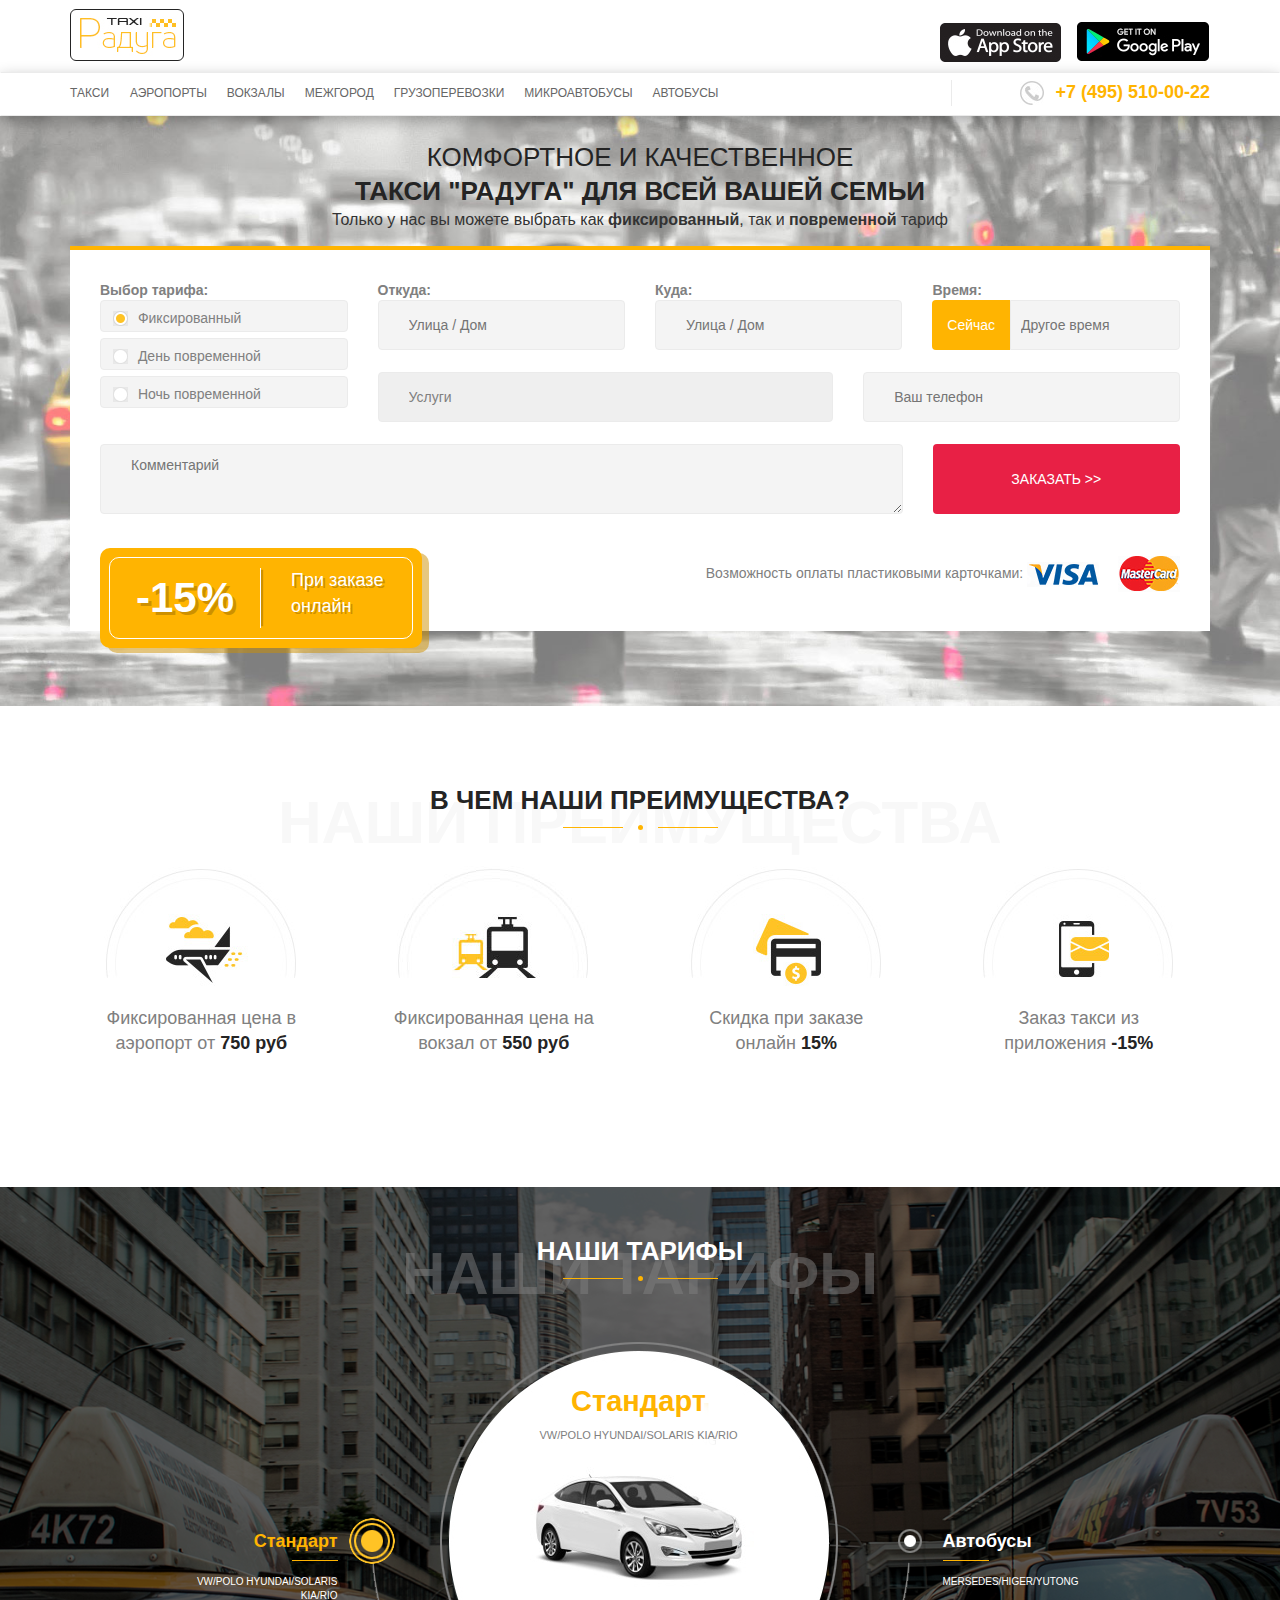
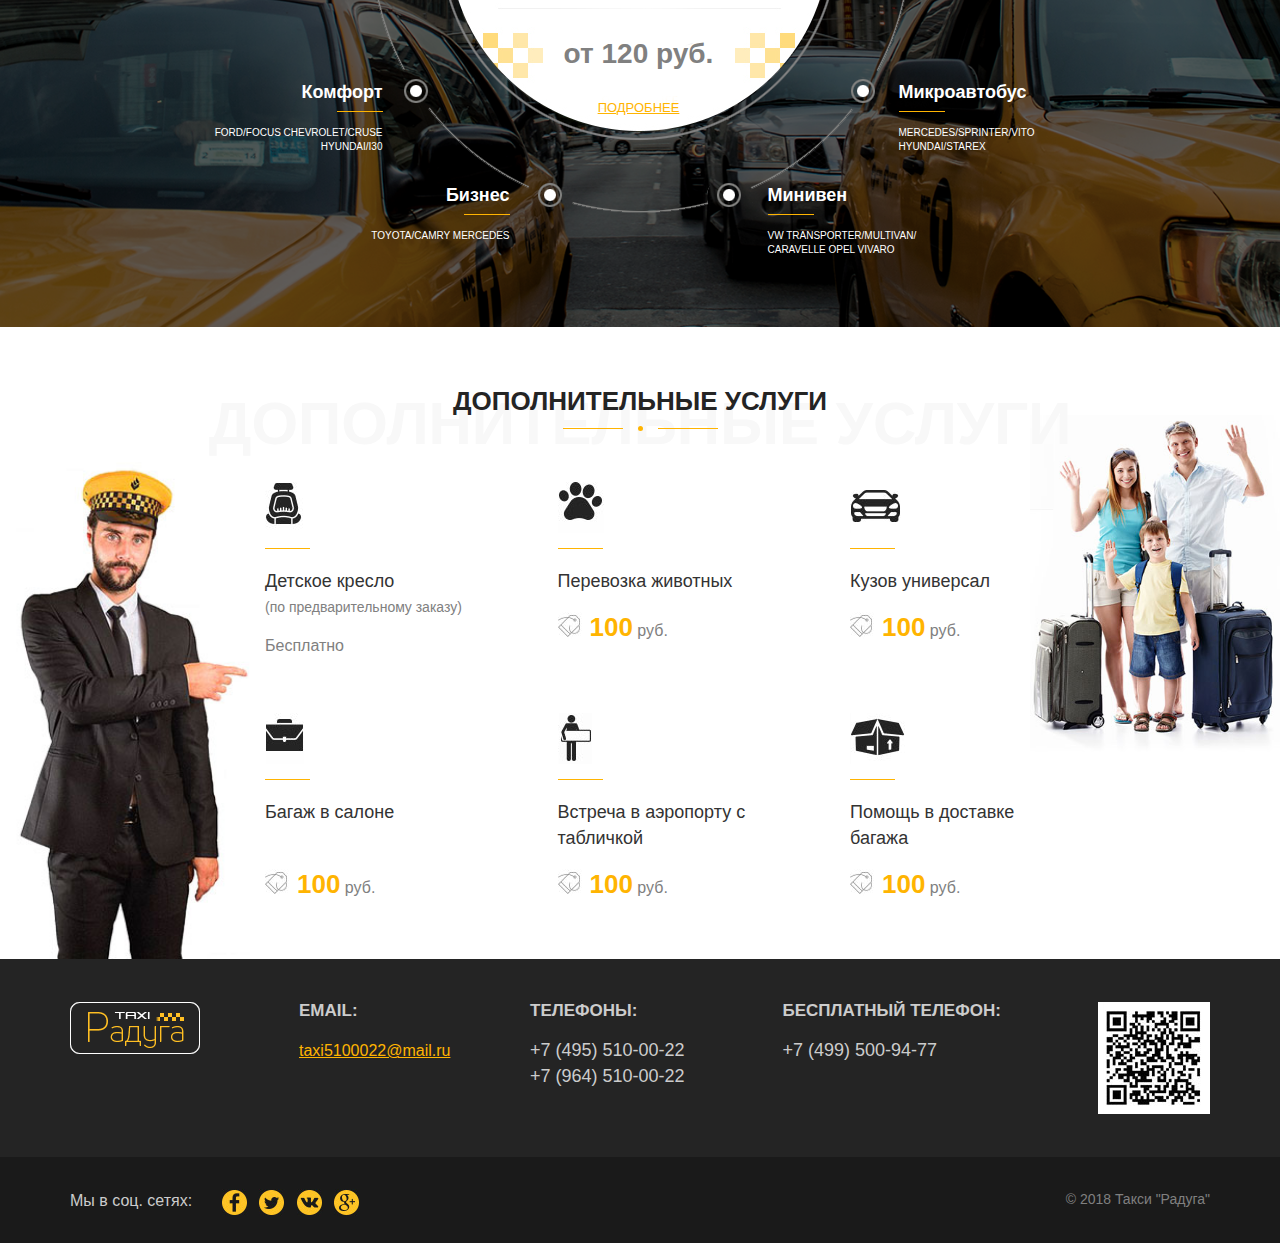
<file: index.html>
<!DOCTYPE html>
<html lang="ru">
  <head>
	  <!-- Google Tag Manager -->
<script>(function(w,d,s,l,i){w[l]=w[l]||[];w[l].push({'gtm.start':
new Date().getTime(),event:'gtm.js'});var f=d.getElementsByTagName(s)[0],
j=d.createElement(s),dl=l!='dataLayer'?'&l='+l:'';j.async=true;j.src=
'https://www.googletagmanager.com/gtm.js?id='+i+dl;f.parentNode.insertBefore(j,f);
})(window,document,'script','dataLayer','GTM-W4LCBGX');</script>
<!-- End Google Tag Manager -->
    <meta charset="utf-8">
    <meta name="viewport" content="width=device-width, initial-scale=1">
    <title>Такси Радуга</title>
	<meta name="description" content="Такси в Москве по самым низким ценам">
	<link href="favicon.png" rel="shortcut icon" type="image/x-icon">
	<link href="project/css/bootstrap.css" rel="stylesheet">
	<link rel="stylesheet" href="https://use.fontawesome.com/releases/v5.0.13/css/all.css" integrity="sha384-DNOHZ68U8hZfKXOrtjWvjxusGo9WQnrNx2sqG0tfsghAvtVlRW3tvkXWZh58N9jp" crossorigin="anonymous">
	<link href="project/style.css" rel="stylesheet">
  </head>
  <body>
	  <!-- Google Tag Manager (noscript) -->
<noscript><iframe src="https://www.googletagmanager.com/ns.html?id=GTM-W4LCBGX"
height="0" width="0" style="display:none;visibility:hidden"></iframe></noscript>
<!-- End Google Tag Manager (noscript) -->
	<div>
		<div class="head">
			<div class="container center pad_bot10">
				<div class="row">
					<div class="col-xs-3 col-sm-2 col-md-2">
						<a href="index.html"><img class="logo" src="project/images/logo1.png" alt='Логотип такси "Радуга"' title='Логотип такси "Радуга"'></a>
					</div>
					<div class="col-xs-7 col-sm-4 hidden-md hidden-lg tel-xs">
						<p class="tel_head"><span class="img_telmenu"></span><a href="tel:74955100022" title="Позвонить">+7 (495) 510-00-22</a></p>
					</div>
					<div class="hidden-xs col-sm-6 col-md-4 col-md-offset-6 col-lg-4 col-lg-offset-6">
						<div class="app-google">
							<a href="https://www.apple.com/ios/app-store/" title="Скачать приложение на App Store" target="_blank"><img src="project/images/icon_apple.png" alt="App Store" title="App Store"></a>
							<a href="https://play.google.com/store/apps" title="Скачать приложение в GooglePlay"><img src="project/images/icon_google.png" alt="GooglePlay" title="GooglePlay" target="_blank"></a>
						</div>
					</div>
					<div class="navbar-default">
						<button type="button" class="navbar-toggle" data-toggle="collapse" data-target="#menu">
							<span class="icon-bar"></span>
							<span class="icon-bar"></span>
							<span class="icon-bar"></span>
						</button>
					</div>
				</div>
			</div>
			<div class="navbar navbar-default menu-tel">
				<div class="container center">
					<div class="row menu-row">
						<div class="col-md-9 col-lg-9">
							<div class="collapse navbar-collapse" id="menu">
								<ul class="nav navbar-nav">
									<li><a href="project/page.html" class="first-li">Такси</a></li>
									<li><a href="project/page.html">Аэропорты</a></li>
									<li><a href="project/page.html">Вокзалы</a></li>
									<li><a href="project/page.html">Межгород</a></li>
									<li><a href="project/page.html">Грузоперевозки</a></li>
									<li><a href="project/page.html">Микроавтобусы</a></li>
									<li><a href="project/page.html">Автобусы</a></li>
								</ul>
							</div>
						</div>
						<div class="hidden-xs hidden-sm col-md-3">							
							<p class="tel_menu"><span class="img_telmenu"></span><a href="tel:74955100022">+7 (495) 510-00-22</a></p>
						</div>
					</div>
				</div>
			</div>					
		</div>		
		<div class="bg-form">
			<div class="container">
				<h1><span>Комфортное и качественное</span><br>
				такси "Радуга" для всей вашей семьи
				</h1>
				<p class="only">Только у нас вы можете выбрать как <span>фиксированный</span>, так и <span>повременной</span> тариф</p>
				<form class="form" action="" method="">
					<div class="row" >
						<div class="col-xs-12 col-sm-8 col-md-3 tariff">
							<p class="head_input">Выбор тарифа:</p>
							<div class="bg-radio">
								<input type="radio" name="tariff" class="radio-box" id="box1" checked>
								<label class="box-label" for="box1">Фиксированный </label><br>
							</div>
							<div class="bg-radio">
								<input type="radio" name="tariff" class="radio-box" id="box2">
								<label class="box-label" for="box2">День повременной</label><br>
							</div>
							<div class="bg-radio">
								<input type="radio" name="tariff" class="radio-box" id="box3">
								<label class="box-label" for="box3">Ночь повременной</label>
							</div>
						</div>
						<div class="col-xs-12 col-sm-12 col-md-9">
							<div class="row">
								<div class="col-xs-12 col-sm-6 col-md-4">
									<p class="head_input">Откуда:</p>
									<p class="address-wrap"><input type="text" checked name="adress_from" class="address" placeholder="Улица / Дом"></p>
								</div>
								<div class="col-xs-12 col-sm-6 col-md-4">
									<p class="head_input">Куда:</p>
									<p class="address-wrap"><input type="text"  name="address_to" class="address"  placeholder="Улица / Дом"></p>
								</div>
								<div class="col-xs-10 col-sm-6 col-md-4">
									<p class="head_input">Время:</p>
									<div class="row">
										<div class="col-xs-4 col-sm-4 col-md-4 now">
										<button class="button_now" name="now">Сейчас</button>
										</div>
										<div class="col-xs-8 col-sm-8 col-md-8 col-lg-8 later">
										<input class="button_later" type="text" checked name="later" placeholder="Другое время">
										</div>
									</div>
								</div>
							</div>
							<div class="row">
								<div class="col-xs=12 col-sm-12 col-md-7">
									<p class="service-wrap">
									<select class="service">
										<option>Услуги</option>
										<option>Такси стандарт</option>
										<option>Такси комфорт</option>
										<option>Такси бизнес</option>
										<option>Микроавтобус</option>
										<option>Автобус</option>
									</select>	
									</p>									
								</div>
								<div class="col-xs-12 col-sm-6 col-md-5">
									<p class="tel-wrap"><input type="tel" class="your_tel" name="telephone" placeholder="Ваш телефон"></p>
								</div>
							</div>
						</div>
					</div>
					<div class="row">
						<div class="col-xs-12 col-sm-12 col-md-9">
							<textarea class="comment" name="сomment" placeholder="Комментарий"></textarea>
						</div>
						<div class="col-xs-8 col-sm-4 col-md-3">
							<input id="submit" type="submit" class="button_order" name="submit" value="Заказать >>">
						</div>
					</div>
					<div class="row">
						<div class="col-xs-6 col-sm-5 col-md-5">
						
							<div class="discount">
								<div class="row discount-row">
								<div class="col-xs-6 discount-left">-15%</div>
								<div class="col-xs-6 discount-right">При заказе онлайн</div>
								</div>
							</div>
						</div>
						<div class="col-xs-12 col-sm-7 col-md-7 col-lg-6 col-lg-offset-1 cards">
							Возможность оплаты пластиковыми карточками:
							<img src="project/images/visa.png" alt="viza">
							<img src="project/images/master_card.png" alt="MasterCard">
						</div>
					</div>
				</form>
			</div>
		</div>
<!--------------     В ЧЕМ НАШИ ПРЕИМУЩЕСТВА   --------------------->
		<div class="container advantages">
			<h3 class="heading_dark">В чем наши преимущества?</h3>
			<div class="line">
				<div class="lines-circle"></div>
			</div>
			<p class="bg-heading">Наши преимущества</p>
			<div class="row adv-content">
				<div class="col-xs-12 col-sm-6 col-md-3">
					<div class="airport">
					<p class="img-advantage img-airport"></p>
					<p>Фиксированная цена в<br>аэропорт от <span>750 руб</span></p>
					</div>
				</div>
				<div class="col-xs-12 col-sm-6 col-md-3">
					<div class="station">
					<div class="img-advantage img-station"></div>
					<p>Фиксированная цена на<br>вокзал от <span>550 руб</span></p>
					</div>
				</div>
				<div class="col-xs-12 col-sm-6 col-md-3">
					<div class="adv-discount">
					<div class="img-advantage img-discount"></div>
					<p>Скидка при заказе<br>онлайн <span>15%</span></p>
					</div>
				</div>
				<div class="col-xs-12 col-sm-6 col-md-3">
					<div class="mobile">
						<div class="img-advantage img-mobile"></div>
						<p>Заказ такси из<br>приложения <span>-15%</span></p>
					</div>
				</div>
			</div>
		</div>
<!--------------  /   В ЧЕМ НАШИ ПРЕИМУЩЕСТВА   --------------------->

<!--------------  НАШИ ТАРИФЫ   --------------------->
		<div class="bg-tariffs">
			<div class="container">
				<h3 class="heading_dark">Наши тарифы</h3>
				<div class="line">
					<div class="lines-circle"></div>
				</div>
				<p class="bg-heading">Наши тарифы</p>			
				<div class="transports clearfix">
					<div class="clearfix">
						<div class="button-standart button clearfix">
							<div class="standart-img transport-img">
								<img class="checked" src="project/images/checked.png">
							</div>
							<div class="standart-text transport-text active">
								<p class="type">Стандарт</p>
								<hr>
								<p class="brands">VW/POLO HYUNDAI/SOLARIS<br>KIA/RIO</p>
							</div>
						</div>
						<div class="tariffs-inner clearfix active">
							<p class="type_transport">Стандарт</p>
							<p class="car_brand">VW/POLO HYUNDAI/SOLARIS KIA/RIO</p>
							<img class="img_transport" src="project/images/standart-car.jpg" alt="">
							<p class="rate_from"><span class="qq">от <span>120</span> руб.</span></p>
							<p class="read_more"><a href="#">подробнее</a></p>						
						</div>				
						<div class="button-comfort button clearfix">
							<div class="comfort-img transport-img">
								<img class="not_checked" src="project/images/notchecked.png">
							</div>
							<div class="comfort-text transport-text">
								<p class="type">Комфорт</p>
								<hr>
								<p class="brands">FORD/FOCUS CHEVROLET/CRUSE<br>HYUNDAI/I30</p>
							</div>
						</div>
						<div class="tariffs-inner clearfix">
							<p class="type_transport">Комфорт</p>
							<p class="car_brand">FORD/FOCUS CHEVROLET/CRUSE HYUNDAI/I30</p>
							<img class="img_transport" src="project/images/comfort-car.jpg" alt="">
							<p class="rate_from"><span class="qq">от <span>150</span> руб.</span></p>
							<p class="read_more"><a href="#">подробнее</a></p>						
						</div>
						<div class="button-business button clearfix">
							<div class="business-img transport-img">
								<img class="not_checked" src="project/images/notchecked.png">
							</div>
							<div class="business-text transport-text">
								<p class="type">Бизнес</p>
								<hr>
								<p class="brands">TOYOTA/CAMRY MERСEDES</p>
							</div>
						</div>
						<div class="tariffs-inner clearfix">
							<p class="type_transport">Бизнес</p>
							<p class="car_brand">TOYOTA/CAMRY MERСEDES</p>
							<img class="img_transport" src="project/images/bussiness.jpg" alt="">
							<p class="rate_from"><span class="qq">от <span>1500</span> руб.</span></p>
							<p class="read_more"><a href="#">подробнее</a></p>						
						</div>				
						<div class="button-minivan button clearfix">
							<div class="minivan-img transport-img">
								<img class="not_checked" src="project/images/notchecked.png">
							</div>
							<div class="minivan-text transport-text">
								<p class="type">Минивен</p>
								<hr>
								<p class="brands">VW TRANSPORTER/MULTIVAN/<br>CARAVELLE OPEL VIVARO</p>
							</div>
						</div>
						<div class="tariffs-inner clearfix">
							<p class="type_transport">Минивен</p>
							<p class="car_brand">VW TRANSPORTER/MULTIVAN/CARAVELLE OPEL VIVARO</p>
							<img class="img_transport" src="project/images/minivan.jpg" alt="">
							<p class="rate_from"><span class="qq">от <span>1700</span> руб/2часа</span></p>
							<p class="read_more"><a href="#">подробнее</a></p>						
						</div>
						<div class="button-minibus button clearfix">
							<div class="minibus-img transport-img">
								<img class="not_checked" src="project/images/notchecked.png">
							</div>
							<div class="minibus-text transport-text">
								<p class="type">Микроавтобус</p>
								<hr>
								<p class="brands">MERСEDES/SPRINTER/VITO<br>HYUNDAI/STAREX</p>
							</div>
						</div>
						<div class="tariffs-inner clearfix">
							<p class="type_transport">Микроавтобус</p>
							<p class="car_brand">MERСEDES/SPRINTER/VITO HYUNDAI/STAREX</p>
							<img class="img_transport" src="project/images/minibus.jpg" alt="">
							<p class="rate_from"><span class="qq">от <span>2490</span> руб/2часа</span></p>
							<p class="read_more"><a href="#">подробнее</a></p>						
						</div>		
						<div class="button-bus button clearfix">
							<div class="bus-img transport-img">
								<img class="not_checked" src="project/images/notchecked.png">
							</div>
							<div class="bus-text transport-text">
								<p class="type">Автобусы</p>
								<hr>
								<p class="brands">MERSEDES/HIGER/YUTONG</p>
							</div>
						</div>
						<div class="tariffs-inner clearfix">
							<p class="type_transport">Автобусы</p>
							<p class="car_brand">MERSEDES/HIGER/YUTONG</p>
							<img class="img_transport" src="project/images/bus.jpg" alt="">
							<p class="rate_from"><span class="qq">от <span>1300</span> руб/час</span></p>
							<p class="read_more"><a href="#">подробнее</a></p>						
						</div>
					</div>
				</div>
			</div>
		</div>
<!--------------  /   НАШИ ТАРИФЫ--------------------->		
<!--------------  ДОПОЛНИТЕЛЬНЫЕ УСЛУГИ   --------------------->
		<div class="service_extra">
			<div class="container">
				<h3 class="heading_dark">Дополнительные услуги</h3>
				<div class="line">
					<div class="lines-circle"></div>
				</div>
				<p class="bg-heading">Дополнительные услуги</p>
				<div class="row service_first_row">
					<div class="col-xs-offset-1 col-xs-11 col-sm-offset-0 col-sm-4 col-md-4 col-lg-offset-2 col-lg-3">					
						<div class="img-extra img-chair"></div>
						<hr>
						<p class="name_service">Детское кресло<br>
						<span>(по предварительномy заказу)</span>
						</p>
						<p class="cost_free">Бесплатно</p>					
					</div>
					<div class="col-xs-offset-1 col-xs-11 col-sm-offset-0 col-sm-4 col-md-4 col-lg-3">						
						<div class="img-extra img-animals"></div>
						<hr>
						<p class="name_service">Перевозка животных</p>
						<p class="cost-wrap"><span class="cost"></span><span>100</span> руб.</p>
					</div>
					<div class="col-xs-offset-1 col-xs-11 col-sm-offset-0 col-sm-4 col-md-4 col-lg-3">
						<div class="img-extra img-car"></div>
						<hr>
						<p class="name_service">Кузов универсал</p>
						<p class="cost-wrap"><span class="cost"></span><span>100</span> руб.</p>
					</div>
				</div>
				<div class="row">
					<div class="col-xs-offset-1 col-xs-11 col-sm-offset-0 col-sm-4 col-md-4 col-lg-offset-2 col-lg-3">					
						<div class="img-extra img-baggage"></div>
						<hr>
						<p class="name_service more_margin">Багаж в салоне</p>
						<p class="cost-wrap"><span class="cost"></span><span>100</span> руб.</p>
					</div>
					<div class="col-xs-offset-1 col-xs-11 col-sm-offset-0 col-sm-4 col-md-4 col-lg-3">						
						<div class="img-extra img-tablet"></div>
						<hr>
						<p class="name_service">Встреча в аэропорту с<br> табличкой</p>
						<p class="cost-wrap"><span class="cost"></span><span>100</span> руб.</p>
					</div>
					<div class="col-xs-offset-1 col-xs-11 col-sm-offset-0 col-sm-4 col-md-4 col-lg-3">
						<div class="img-extra img-delivery"></div>						
						<hr>
						<p class="name_service">Помощь в доставке<br> багажа</p>
						<p class="cost-wrap"><span class="cost"></span><span>100</span> руб.</p>						
					</div>
				</div>
			</div>
		</div>
<!--------------  /ДОПОЛНИТЕЛЬНЫЕ УСЛУГИ   --------------------->
<!--------------  Footer   --------------------->
		<div class="footer_top">
			<div class="container">
				<div class="row">
					<div class="col-xs-6 col-sm-6 col-md-2">
						<a href="index.html"><img src="project/images/logo__bottom.png" alt='Логотип такси "Радуга"' title='Логотип такси "Радуга"'></a>
					</div>
					<div class="col-xs-6 col-sm-6 col-md-2">
						<div class="email">
							<h3>email:</h3>
							<a href="mailto:taxi5100022@mail.ru" class="email_address" title="Написать письмо">taxi5100022@mail.ru</a>
						</div>
					</div>
					<div class="col-xs-12 col-sm-12 col-md-3">
						<div class="tel_footer">
							<h3>телефоны:</h3>
							<p>
								<a href="tel:+74955100022" title="Позвонить">+7 (495) 510-00-22</a><br>
								<a href="tel:+79645100022" title="Позвонить">+7 (964) 510-00-22</a>
							</p>
						</div>
					</div>
					<div class="col-xs-6 col-sm-6 col-md-3">
						<div class="tel_free">
							<h3>бесплатный телефон:</h3>
							<p><a href="tel:+74995009477" title="Позвонить">+7 (499) 500-94-77</a></p>
						</div>
					</div>
					<div class="col-xs-6 col-sm-6 col-md-2">
						<div class="scanner">
							<img src="project/images/scanner.jpg" alt="Сканер" alt="title">
						</div>
					</div>
				</div>
			</div>
		</div>
		<div class="footer_bottom">
			<div class="container">
				<div class="row">
					<div class="col-xs-12 col-sm-6">
						<p class="social"><span>Мы в соц. сетях:</span>
							<a href="https://www.facebook.com" title="facebook" target="_blank"><span class="icon-social img-facebook"></span></a>
							<a href="https://twitter.com/?lang=ru" title="twitter" target="_blank"><span class="icon-social img-twitter"></span></a>
							<a href="https://vk.com" title="ВКонтакте" target="_blank"><span class="icon-social img-vk"></span></a>
							<a href="https://gsuite.google.ru/intl/ru/products/googleplus/" title="Google+" target="_blank"><span class="icon-social img-google"></span></a>
						</p>
					</div>
					<div class="col-xs-12 col-sm-6">
						<p class="copyright">&copy; 2018 Такси &quot;Радуга&quot;</p>
					</div>
				</div>
			</div>
		</div>
	</div>
<!--------------  /   footer   --------------------->	
	<div id="back" class="back">
		<div class="exit"><i class="fas fa-times-circle"></i></div>
		<div class="success">
			<p>Спасибо, Ваш заказ принят!</p>
			<p>Машина выезжает!</p>
		</div>		
		<img class="taxi taxi7-static" src="project/images/taxi7.png">
		<img class="taxi taxi2-static" src="project/images/taxi2.png">
		<img class="taxi taxi3-static" src="project/images/taxi5.png">
		<img class="taxi taxi4-static" src="project/images/taxi4.png" width="270" height="135">
		<img class="taxi taxi5-static" src="project/images/taxi3.png">
	</div>
	<script src="project/js/jquery-3.2.1.min.js"></script>
	<script src="project/js/bootstrap.min.js"></script>
	<script src="project/js/main.js"></script>
  </body>
</html>
</file>
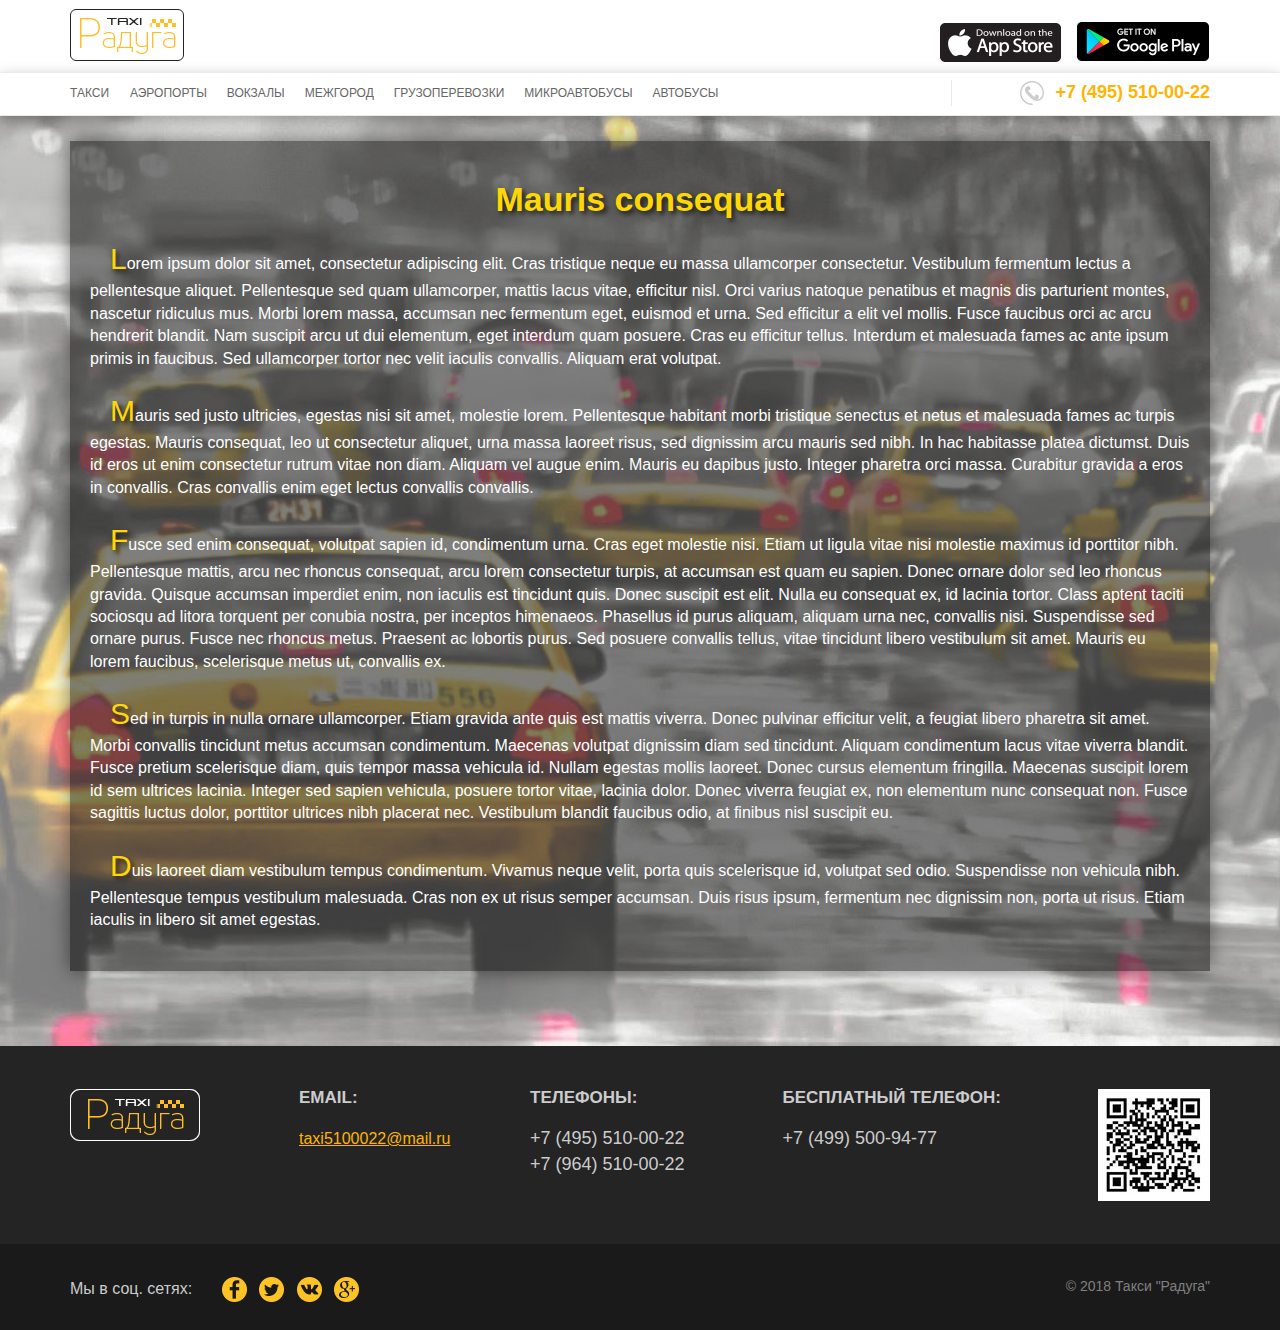
<file: project/page.html>
<!DOCTYPE html>
<html lang="ru">
  <head>
	  <!-- Google Tag Manager -->
<script>(function(w,d,s,l,i){w[l]=w[l]||[];w[l].push({'gtm.start':
new Date().getTime(),event:'gtm.js'});var f=d.getElementsByTagName(s)[0],
j=d.createElement(s),dl=l!='dataLayer'?'&l='+l:'';j.async=true;j.src=
'https://www.googletagmanager.com/gtm.js?id='+i+dl;f.parentNode.insertBefore(j,f);
})(window,document,'script','dataLayer','GTM-W4LCBGX');</script>
<!-- End Google Tag Manager -->
    <meta charset="utf-8">
    <meta name="viewport" content="width=device-width, initial-scale=1">
    <title>Такси Радуга страница</title>
	<meta name="description" content="Такси в Москве по самым низким ценам">
	<link href="../favicon.png" rel="shortcut icon" type="image/x-icon">
	<link href="css/bootstrap.css" rel="stylesheet">
	<link rel="stylesheet" href="https://use.fontawesome.com/releases/v5.0.13/css/all.css" integrity="sha384-DNOHZ68U8hZfKXOrtjWvjxusGo9WQnrNx2sqG0tfsghAvtVlRW3tvkXWZh58N9jp" crossorigin="anonymous">
	<link href="style.css" rel="stylesheet">
  </head>
  <body>
	  <!-- Google Tag Manager (noscript) -->
<noscript><iframe src="https://www.googletagmanager.com/ns.html?id=GTM-W4LCBGX"
height="0" width="0" style="display:none;visibility:hidden"></iframe></noscript>
<!-- End Google Tag Manager (noscript) -->
	<div>
		<div class="head">
			<div class="container center pad_bot10">
				<div class="row">
					<div class="col-xs-3 col-sm-2 col-md-2 col-lg-2">
						<a href="../index.html"><img class="logo" src="images/logo1.png" alt='Логотип такси "Радуга"' title='Логотип такси "Радуга"'></a>
					</div>
					<div class="col-xs-7 col-sm-4 hidden-md hidden-lg tel-xs">
						<p class="tel_head"><span class="img_telmenu"></span><a href="tel:74955100022" title="Позвонить">+7 (495) 510-00-22</a></p>
					</div>
					<div class="hidden-xs col-sm-6 col-md-4 col-md-offset-6 col-lg-4 col-lg-offset-6">
						<div class="app-google">
							<a href="https://www.apple.com/ios/app-store/" title="Скачать приложение на App Store" target="_blank"><img src="images/icon_apple.png" alt="App Store" title="App Store"></a>
							<a href="https://play.google.com/store/apps" title="Скачать приложение в GooglePlay" target="_blank"><img src="images/icon_google.png" alt="GooglePlay" title="GooglePlay"></a>
						</div>
					</div>
					<div class="navbar-default">
						<button type="button" class="navbar-toggle" data-toggle="collapse" data-target="#menu">
							<span class="icon-bar"></span>
							<span class="icon-bar"></span>
							<span class="icon-bar"></span>
						</button>
					</div>
				</div>
			</div>
			<div class="navbar navbar-default menu-tel">
				<div class="container center">
					<div class="row menu-row">
						<div class="col-md-9">
							<div class="collapse navbar-collapse" id="menu">
								<ul class="nav navbar-nav">
									<li><a href="page.html" class="first-li">Такси</a></li>
									<li><a href="page.html">Аэропорты</a></li>
									<li><a href="page.html">Вокзалы</a></li>
									<li><a href="page.html">Межгород</a></li>
									<li><a href="page.html">Грузоперевозки</a></li>
									<li><a href="page.html">Микроавтобусы</a></li>
									<li><a href="page.html">Автобусы</a></li>
								</ul>
							</div>
						</div>
						<div class="hidden-xs hidden-sm col-md-3">							
							<p class="tel_menu"><span class="img_telmenu"></span><a href="tel:74955100022" title="Позвонить">+7 (495) 510-00-22</a></p>
						</div>
					</div>
				</div>
			</div>					
		</div>		
		<div class="bg-form">
			<div class="container">
				<div class="page-wrap">
					<h2>Mauris consequat</h2>
					<p class="page">Lorem ipsum dolor sit amet, consectetur adipiscing elit. Cras tristique neque eu massa ullamcorper consectetur. Vestibulum fermentum lectus a pellentesque aliquet. Pellentesque sed quam ullamcorper, mattis lacus vitae, efficitur nisl. Orci varius natoque penatibus et magnis dis parturient montes, nascetur ridiculus mus. Morbi lorem massa, accumsan nec fermentum eget, euismod et urna. Sed efficitur a elit vel mollis. Fusce faucibus orci ac arcu hendrerit blandit. Nam suscipit arcu ut dui elementum, eget interdum quam posuere. Cras eu efficitur tellus. Interdum et malesuada fames ac ante ipsum primis in faucibus. Sed ullamcorper tortor nec velit iaculis convallis. Aliquam erat volutpat.
					</p>
					<p class="page">Mauris sed justo ultricies, egestas nisi sit amet, molestie lorem. Pellentesque habitant morbi tristique senectus et netus et malesuada fames ac turpis egestas. Mauris consequat, leo ut consectetur aliquet, urna massa laoreet risus, sed dignissim arcu mauris sed nibh. In hac habitasse platea dictumst. Duis id eros ut enim consectetur rutrum vitae non diam. Aliquam vel augue enim. Mauris eu dapibus justo. Integer pharetra orci massa. Curabitur gravida a eros in convallis. Cras convallis enim eget lectus convallis convallis.
					</p>
					<p class="page">Fusce sed enim consequat, volutpat sapien id, condimentum urna. Cras eget molestie nisi. Etiam ut ligula vitae nisi molestie maximus id porttitor nibh. Pellentesque mattis, arcu nec rhoncus consequat, arcu lorem consectetur turpis, at accumsan est quam eu sapien. Donec ornare dolor sed leo rhoncus gravida. Quisque accumsan imperdiet enim, non iaculis est tincidunt quis. Donec suscipit est elit. Nulla eu consequat ex, id lacinia tortor. Class aptent taciti sociosqu ad litora torquent per conubia nostra, per inceptos himenaeos. Phasellus id purus aliquam, aliquam urna nec, convallis nisi. Suspendisse sed ornare purus. Fusce nec rhoncus metus. Praesent ac lobortis purus. Sed posuere convallis tellus, vitae tincidunt libero vestibulum sit amet. Mauris eu lorem faucibus, scelerisque metus ut, convallis ex.
					</p>
					<p class="page">Sed in turpis in nulla ornare ullamcorper. Etiam gravida ante quis est mattis viverra. Donec pulvinar efficitur velit, a feugiat libero pharetra sit amet. Morbi convallis tincidunt metus accumsan condimentum. Maecenas volutpat dignissim diam sed tincidunt. Aliquam condimentum lacus vitae viverra blandit. Fusce pretium scelerisque diam, quis tempor massa vehicula id. Nullam egestas mollis laoreet. Donec cursus elementum fringilla. Maecenas suscipit lorem id sem ultrices lacinia. Integer sed sapien vehicula, posuere tortor vitae, lacinia dolor. Donec viverra feugiat ex, non elementum nunc consequat non. Fusce sagittis luctus dolor, porttitor ultrices nibh placerat nec. Vestibulum blandit faucibus odio, at finibus nisl suscipit eu.
					</p>
					<p class="page">Duis laoreet diam vestibulum tempus condimentum. Vivamus neque velit, porta quis scelerisque id, volutpat sed odio. Suspendisse non vehicula nibh. Pellentesque tempus vestibulum malesuada. Cras non ex ut risus semper accumsan. Duis risus ipsum, fermentum nec dignissim non, porta ut risus. Etiam iaculis in libero sit amet egestas.
					</p>
				</div>	
			</div>
		</div>
<!--------------  Footer   --------------------->
		<div class="footer_top">
			<div class="container">
				<div class="row">
					<div class="col-xs-6 col-sm-6 col-md-2">
						<a href="../index.html"><img src="images/logo__bottom.png" alt='Логотип такси "Радуга"' title='Логотип такси "Радуга"'></a>
					</div>
					<div class="col-xs-6 col-sm-6 col-md-2">
						<div class="email">
							<h3>email:</h3>
							<a href="mailto:taxi5100022@mail.ru" class="email_address" title="Написать письмо">taxi5100022@mail.ru</a>
						</div>
					</div>
					<div class="col-xs-12 col-sm-12 col-md-3">
						<div class="tel_footer">
							<h3>телефоны:</h3>
							<p>
								<a href="tel:+74955100022" title="Позвонить">+7 (495) 510-00-22</a><br>
								<a href="tel:+79645100022" title="Позвонить">+7 (964) 510-00-22</a>
							</p>
						</div>
					</div>
					<div class="col-xs-6 col-sm-6 col-md-3">
						<div class="tel_free">
							<h3>бесплатный телефон:</h3>
							<p><a href="tel:+74995009477" title="Позвонить">+7 (499) 500-94-77</a></p>
						</div>
					</div>
					<div class="col-xs-6 col-sm-6 col-md-2">
						<div class="scanner">
							<img src="images/scanner.jpg" alt="Сканер" title="Сканер">
						</div>
					</div>
				</div>
			</div>
		</div>
		<div class="footer_bottom">
			<div class="container">
				<div class="row">
					<div class="col-xs-12 col-sm-6">
						<p class="social"><span>Мы в соц. сетях:</span>
							<a href="https://www.facebook.com" title="facebook" target="_blank"><span class="icon-social img-facebook"></span></a>
							<a href="https://twitter.com/?lang=ru" title="twitter" target="_blank"><span class="icon-social img-twitter"></span></a>
							<a href="https://vk.com" title="ВКонтакте" target="_blank"><span class="icon-social img-vk"></span></a>
							<a href="https://gsuite.google.ru/intl/ru/products/googleplus/" title="Google+" target="_blank"><span class="icon-social img-google"></span></a>
						</p>
					</div>
					<div class="col-xs-12 col-sm-6">
						<p class="copyright">&copy; 2018 Такси &quot;Радуга&quot;</p>
					</div>
				</div>
			</div>
		</div>
	</div>
<!--------------  /   footer   --------------------->	
	
	<script src="js/jquery-3.2.1.min.js"></script>
	<script src="js/bootstrap.min.js"></script>
	<script src="js/main.js"></script>
  </body>
</html>
</file>
<file: project/style.css>
@keyframes opacityImg {
	from {
		opacity: 0; transform: rotateY(-130deg);
	}
	to {
		opacity: 1;	
	}
}
@keyframes traffic1 {
	from {
		width: 0;
	}
	to {
		width: 100%;
	}
}
html, body, div, span, h1, h2, h3, h4, h5, h6, p, img, ol, ul, li, fieldset, form, label, article, aside, footer, header, nav, hr {
	margin: 0;
	padding: 0;
	border: 0;
	outline: 0; 
}
body {
  background-color: #fff; 
}
.form .service, 
.form .your_tel, 
.form .address, 
.form .comment {
	border: 1px solid #ebebeb;
	border-radius: 4px;
	padding: 10px 30px;
	width: 100%;
	height: 50px; 
}
.head .tel_head, 
.menu-tel .tel_menu {
	color: #ffb401;
	font-size: 18px;
	font-weight: bold;
	text-align: right; 
}
.img_telmenu {
	width: 25px;
	height: 25px;
	display: inline-block;
	vertical-align: middle;
	background: url('images/icons_sprite.png') no-repeat;
	background-position: 0 -172px;
	margin-right: 10px; 
}
.pad_bot10 {
	padding-bottom: 10px;
}
.tel_menu a,
.tel_head a {
	color: #ffb401;
	text-decoration: none;
}
.bg-form h1, 
.heading_dark {
	color: #242424;
	text-transform: uppercase;
	text-align: center;
	font-size: 26px;
	font-weight: 900; 
}
.advantages .adv-content .airport, 
.advantages .adv-content .station, 
.advantages .adv-content .adv-discount, 
.advantages .adv-content .mobile {
	font-size: 18px;
	text-align: center;
	color: #808080;
	margin-bottom: 50px; 
}
.advantages .adv-content .airport span, 
.advantages .adv-content .station span, 
.advantages .adv-content .adv-discount span, 
.advantages .adv-content .mobile span {
	font-weight: bold;
    color: #242424; 
}
	
.transport-img {
	position: absolute;
	width: 48px;
	height: 48px; 
}
.transport-img .checked, 
.transport-img .not_checked {
    position: absolute;
    left: 50%;
    top: 50%;
    -webkit-transform: translate(-50%, -50%);
    -o-transform: translate(-50%, -50%);
    -moz-transform: translate(-50%, -50%);
    transform: translate(-50%, -50%); 
}
.transport-text {
	position: absolute;
	color: #fff;
	width: 170px; 
}
 .transport-text.active {
	color: #ffb401;
}
.transport-text .type {
    font-size: 18px;
    font-weight: bold; 
}
.transport-text .brands {
    font-size: 10px;
    color: #fff; 
}
.transport-text hr {
    background-color: #ffb401;
    height: 1px;
    width: 46px;
    display: inline-block;
    margin: 5px 0 9px; 
}
.head {
	padding-top: 9px;
	/*padding-bottom: 9px; */
}
.navbar-default .navbar-collapse {
	border-color: transparent;
}
.head .logo {
    border: 1px solid #242424;
    border-radius: 6px;
    padding: 4px; 
}
.head .icon-bar {
    background-color: #ffb401; 
}
.head .tel_head {
    padding-right: 0;
    margin: 15px 0 0 0; 
}
.app-google {
	padding-top: 13px;
	text-align: right; 
}
.app-google img {
    margin-left: 10px;
}
.menu-tel {
	background-color: #fff;
	border-color: transparent;
	border-radius: 0;
	border-top: 1px solid #ebebeb;
	border-bottom: 1px solid #ebebeb;
	text-transform: uppercase;
	font-size: 12px;
	margin-bottom: 0;
	min-height: 0; 
	width:100%;
	z-index: 50;
	top:0;
	box-shadow: 0 5px 15px rgba(0,0,0,0.3);
}
.menu-tel .menu-row {
    margin-left: 0; 
}
.menu-tel .tel_menu {
	margin: 7px 0 0 0;
	border-left: 1px solid #ebebeb; 
}
.menu-tel .first-li {
	margin-left: -40px; 
}
.menu-tel .navbar-nav > li > a {
	color: #666;
	padding: 10px 0;
	border-bottom: 2px solid transparent; 
}
.menu-tel .navbar-nav > li > a:hover {
	color: #666;
	border-bottom: 2px solid #ffb401; 
}
.menu-tel .navbar-nav > li {
	padding: 0 10px; 
}
/*------------      фОРМА   --------------*/
.bg-form {
	background: url(images/bg_top12.jpg) no-repeat bottom center;
	background-size: cover;
	padding: 25px 0 75px; 
}
.bg-form h1 {
	line-height: 1.3; 
}
.bg-form h1 span {
	font-weight: normal; 
}
.bg-form .only {
	text-align: center;
	font-size: 16px; }
.bg-form .only span {
	font-weight: bold; 
}
.form {
	margin-top: 15px;
	background-color: #fff;
	border-top: 4px solid #ffb401;
	padding: 30px 30px 0;
	color: #808080; 
}
.form .head_input {
	font-weight: bold; 
}
.form .tariff {
	margin-bottom: 22px; 
}
.form .service {
	-webkit-appearance: none;
	-moz-appearance: none;
	text-indent: 0.01px;
	text-overflow: '';
	appearance: none !important;
	margin-bottom: 22px; 
}
.form .service::-ms-expand {
	display: none; 
}
.form .service:hover {
	box-shadow: 0 0 30px 3px #ebebeb;
	cursor: pointer; 
}
.form .your_tel {
	margin-bottom: 22px;
	cursor: pointer; 
	background: #f4f4f4;
}
.form .address {
	background-color: #f4f4f4;
	margin-bottom: 22px;
	cursor: pointer; 
}
.address-wrap,
.tel-wrap,
.service-wrap {
	position: relative;
}
.address-wrap::before {
	display: block;
	font-family: "Font Awesome\ 5 Free";   
	content: "\f3c5";
	font-size: 20px;
	opacity: 0.4;
	font-weight: 900;
	position: absolute;
	right: 15px;
	top: 10px;
}
.tel-wrap::before {
	display: block;
	font-family: "Font Awesome\ 5 Free";   
	content: "\f3cd";
	font-size: 20px;
	opacity: 0.4;
	font-weight: 900;
	position: absolute;
	right: 15px;
	top: 10px;
}
.service-wrap::before {
	display: block;
	font-family: "Font Awesome\ 5 Free";   
	content: "\f107";	
	font-size: 22px;
	opacity: 0.3;
	font-weight: 900;
	position: absolute;
	right: 15px;
	top: 11px;
}
.form .now {
	padding-right: 0; 
}
.form .now .button_now {
	background: #ffb401;
	border-radius: 4px 0 0 4px;
	border: none;
	height: 50px;
	color: #fff;
	padding: 10px 7px;
	width: 100%;
	margin-bottom: 22px; 
}
.form .later {
	padding-left: 0; 
}
.form .later .button_later {
	background-color: #f4f4f4;
	border-radius: 0 4px 4px 0;
	border: 1px solid #ebebeb;
	padding: 10px 0 10px 10px;
	height: 50px;
	width: 100%;
	margin-bottom: 22px;
	cursor: pointer; 
}
.form .bg-radio {
	border: 1px solid #ebebeb;
	border-radius: 4px;
	background-color: #f4f4f4;
	margin-bottom: 6px;
	padding: 5px 0 3px 0px; 
}
.form .bg-radio:last-child {
	margin-bottom: 0; 
}
.form .box-label {
	background: url('[data-uri]') no-repeat 15px center;
	position: relative;
	left: -20px;
	padding-left: 40px;
	cursor: pointer;
	font-weight: normal; 
}
.form .radio-box {
	opacity: 0; 
}
.form .radio-box:checked + .box-label {
	background: url('[data-uri]') no-repeat 15px center; 	
}
.form .comment {
	background-color: #f4f4f4;
	height: 70px;
	margin-bottom: 12px;
	cursor: pointer; 
}
.form .button_order {
	background-color: #e82045;
	color: #fff;
	text-transform: uppercase;
	height: 70px;
	border-radius: 4px;
	padding: 10px 30px;
	border: none;
	margin-bottom: 12px;
	width: 100%; 
}
.form .discount {
	background-color: #ffb401;
	width: 322px;
	height: 100px;
	position: relative;
	bottom: -17px;
	border-radius: 10px;
	color: #fff;
	box-shadow: 7px 5px rgba(205, 144, 0, 0.5); 
}
.form .discount .discount-row {
	vertical-align: middle;
	padding: 10px 0;
	margin: 0px 9px;
	border: 1px solid #fff;
	border-radius: 10px;
	position: relative;
	top: 9px; 
}
.form .discount .discount-row .discount-left {
	font-size: 42px;
	font-weight: bold;
	text-align: center;
	text-shadow: 3px 3px 0 #cd9000;
	border-right: 1px solid #fff;
	box-shadow: 4px 0px 1px -2px #cd9000; 
}
.form .discount .discount-row .discount-right {
	font-size: 18px;
	padding-left: 30px;
	text-shadow: 2px 2px 0 #cd9000; }
.form .cards {
	margin-top: 25px;
	margin-bottom: 15px;
	text-align: right; }
.form .cards img:nth-child(2) {
	margin-left: 15px; 
}
/*------------     /фОРМА   -------------------*/
/*------------     В ЧЕМ НАШИ ПРЕИМУЩЕСТВА   -------------------*/
.line {
	position: relative;
	z-index: 2;
	margin-top: 10px; 
}
.line .lines-circle {
	width: 5px;
	height: 5px;
	border-radius: 2.5px;
	background-color: #ffb401;
	margin: 0 auto; 
}
.line .lines-circle:before {
	position: relative;
	content: "";
	width: 60px;
	height: 1px;
	background-color: #ffb401;
	display: block;
	position: relative;
	top: 2px;
	right: 75px; 
}
.line .lines-circle:after {
	content: "";
	width: 60px;
	height: 1px;
	background-color: #ffb401;
	display: block;
	position: relative;
	top: 1px;
	left: 20px; 
}
.heading_dark {
	position: relative;
	z-index: 2; 
}
.bg-heading {
	color: #f8f8f8;
	font-size: 60px;
	font-weight: bold;
	text-align: center;
	text-transform: uppercase;
	position: relative;
	z-index: 1;
	bottom: 50px; 
}
.advantages {
	padding-top: 80px;
	padding-bottom: 80px; 
}
.advantages .adv-content {
	margin-top: -50px; 
}
.advantages .adv-content .img-advantage {
	background: url('images/icons_sprite.png') no-repeat;
	width: 195px;
	height: 121px;
	margin: 0 auto;
	margin-bottom: 19px;
}
.advantages .adv-content .img-airport {	
	background-position: -195px 0;
}
.advantages .adv-content .img-station {	
	background-position: 0 0;
}
.advantages .adv-content .img-discount {	
	background-position: -585px 0;
}
.advantages .adv-content .img-mobile {	
	background-position: -390px 0;
}
/*------------     /В ЧЕМ НАШИ ПРЕИМУЩЕСТВА   -------------------*/
/*--------------  НАШИ ТАРИФЫ   --------------------*/
.bg-tariffs {
	background: url(images/bg_topmain.png) no-repeat bottom center;
	background-size: cover;
	padding: 50px 0 100px;
	position: relative; 
	overflow: hidden;
}
.bg-tariffs:after {
	content: "";
	position: absolute;
	width: 100%;
	height: 100%;
	top: 0;
	left: 0;
	background-color: rgba(0, 0, 0, 0.6); 
}
.bg-tariffs .heading_dark {
	color: #fff; 
}
.bg-tariffs .bg-heading {
	color: rgba(128, 128, 128, 0.5); 
}
.bg-tariffs .transports {
	z-index: 1;
	background: url(images/tariffs-bg.png) no-repeat center center;
	width: 585px;
	height: 496px;
	margin: -35px auto 0;
	position: relative; 
}
.bg-tariffs .transports .tariffs-inner {
	position: absolute;
	top: 50px;
	left: 116px;
	width: 350px;
	text-align: center; 
}
.tariffs-inner {display: none;
}
.bg-tariffs .transports .tariffs-inner .type_transport {
	color: #ffb401;
	font-size: 29px;
	font-weight: bold;
	margin-bottom: 5px; 
}
.bg-tariffs .transports .tariffs-inner .car_brand {
	color: #808080;
	font-size: 11px; 
}
.bg-tariffs .transports .tariffs-inner .img_transport {
	margin: 7px 0 33px;
	width: 250px;
	height: 150px; 
}
.bg-tariffs .transports .tariffs-inner .rate_from {
	color: #808080;
	font-size: 20px; 
}
.bg-tariffs .transports .tariffs-inner .rate_from span {
  font-size: 28px;
  font-weight: bold; 
}
.bg-tariffs .transports .tariffs-inner .read_more {
	text-transform: uppercase;
	font-size: 13px;
	margin-top: 25px; 
}
.bg-tariffs .transports .tariffs-inner .read_more a {
	color: #ffb401;
	text-decoration: underline;
}
.bg-tariffs .transports .standart-img {
	top: 186px;
	left: 0; 
}
.bg-tariffs .transports .standart-text {
	text-align: right;
	top: 198px;
	left: -180px;
}
.bg-tariffs .transports .comfort-img {
	top: 336px;
	left: 44px; 
}
.bg-tariffs .transports .comfort-text {
	text-align: right;
	top: 349px;
	left: -135px; 
}
.bg-tariffs .transports .business-img {
	top: 440px;
	left: 178px; 
}
.bg-tariffs .transports .business-text {
	text-align: right;
	top: 452px;
	left: -8px; 
}
.bg-tariffs .transports .minivan-img {
	top: 440px;
	left: 357px; 
}
.bg-tariffs .transports .minivan-text {
	text-align: left;
	top: 452px;
	left: 420px; 
}
.bg-tariffs .transports .minibus-img {
	top: 336px;
	left: 491px; 
}
.bg-tariffs .transports .minibus-text {
	text-align: left;
	top: 349px;
	left: 551px; 
}
.bg-tariffs .transports .bus-img {
	top: 186px;
	left: 538px; 
}
.bg-tariffs .transports .bus-text {
	text-align: left;
	top: 198px;
	left: 595px;
	width: auto; 
}
.visible-img {
    display: block; 
}
.button {
	cursor: pointer; 
}
/*--------------  НАШИ ТАРИФЫ   --------------------*/
/*-------------------ДОПОЛНИТЕЛЬНЫЕ УСЛУГИ   -----------------*/
.service_extra {
	background: url(images/driver.jpg) no-repeat left bottom, url(images/passengers.jpg) no-repeat right 30%;
	background-size: 270px auto, 250px auto;
	padding-top: 60px; 
}
.service_extra .service_first_row {
	margin-top: -35px; 
}
.img-extra {
	background-image: url('images/icons_sprite.png');
	background-repeat: no-repeat;
	height: 51px;
}
.img-chair {
	background-position: 0 -121px;
	width: 38px;
}
.img-animals {
	background-position: -38px -121px;
	width: 46px;
}
.img-car {
	background-position: -83px -121px;
	width: 51px;
}
.img-baggage {
	background-position: -134px -121px;
	width: 39px;
}
.img-tablet {
	background-position: -173px -121px;
	width: 34px;
}
.img-delivery {
	background-position: -207px -121px;
	width: 55px;
}
.service_extra hr {
	width: 45px;
	height: 1px;
	border: 0;
	background: #ffb401;
	margin: 15px 0 20px; 
}
.service_extra .name_service {
	font-size: 18px;
	margin-bottom: 15px; 
}
.service_extra .name_service span {
	font-size: 14px;
	color: #808080; 
}
.service_extra .more_margin {
	margin-bottom: 40px; 
}
.service_extra .cost_free {
	font-size: 16px;
	color: #808080;
	margin-bottom: 55px; 
}
.service_extra .cost-wrap {
	font-size: 16px;
	color: #808080;
	margin-bottom: 55px; 
}
.service_extra .cost {
	background: url('images/icons_sprite.png') no-repeat;
	background-position: -300px -121px;
	display: inline-block;
	vertical-align: text-bottom;
	margin-right: 8px;
	width: 24px;
	height: 27px;
}
.service_extra .cost-wrap span {
	color: #ffb401;
	font-size: 26px;
	font-weight: bold; 
}
/*--------------   /  ДОПОЛНИТЕЛЬНЫЕ УСЛУГИ   -----------------*/
/*--------------FOOTER---------------*/
.footer_top {
	background: #242424;
	padding: 43px 0;
	color: #cccccc;
	font-size: 18px; 
}
.footer_top h3 {
	text-transform: uppercase;
	font-weight: bold;
	font-size: 17px;
	margin-bottom: 18px; 
}
.footer_top .email {
	padding-left: 34px;
	margin-bottom: 15px; 
}
.footer_top .email .email_address {
	color: #ffb401;
	text-decoration: underline;
	font-size: 16px; 
}
.footer_top .tel_footer {
	padding-left: 70px;
	margin-bottom: 15px; 
}
.footer_top .tel_footer a,
.footer_top .tel_free a {
	color: #cccccc;
	text-decoration: none;
}
.footer_top .tel_free {
	padding-left: 30px; 
}
.footer_top .scanner {
	text-align: right; 
}
.footer_bottom {
	background: #1a1a1a;
	padding: 27px 0;
	color: #cccccc; 
}
.footer_bottom .social {
	font-size: 16px;
	padding-top: 5px; 
}
.footer_bottom .social a {
	display: inline-block;
	margin-right: 7px; 
}
.icon-social {
	background: url('images/icons_sprite.png') no-repeat;
	width: 26px;
	height: 27px;
	display: inline-block;
	vertical-align: middle;
}
.img-facebook {
	background-position: -324px -121px;
}
.img-twitter {
	background-position: -350px -121px;
}
.img-vk {
	background-position: -376px -121px
}
.img-google {
	background-position: -402px -121px
}
.footer_bottom .social span:not(.icon-social) {
	margin-right: 25px; 
}

.footer_bottom .copyright {
	padding-top: 5px;
	font-size: 14px;
	text-align: right;
	color: #808080; 
}
/*--------------   /   FOOTER   ---------------*/

.bg-tariffs .transports .tariffs-inner {
	display: none;
}
.bg-tariffs .transports .tariffs-inner.active {
	display: block;
}
.back {
	background: rgba(0,0,0,0.85);
	position: fixed;
	width: 100vw;
	height: 100vh;
	z-index: 100;
	top:0;
	left:0;
	display: none;
	color: #fff;
	font-size: 34px;
	text-align: center;
	padding:30px 15px;
}
.back p {
	clear: both;
	line-height: 1.2;
	text-shadow: 3px 3px 5px #000;
}
.back p::first-letter {
	 color: #ffd804;
	 font-style: italic;
}
.taxi7-static {

	top: 160px;
}
.taxi2-static {
	top: 210px;
}
.taxi3-static {
	top: 260px;
}
.taxi4-static {
	transition: left 6s;
	top: 310px;
	width: 270px;
	height: 135px;
}
.taxi5-static {
	top: 380px;	
}
.taxi {
	-webkit-filter: drop-shadow(0 0 3px rgba(100,0,0,0.5));
    filter: drop-shadow(0 0 35px rgba(0,0,0,1));
	position: absolute;
	left: 10px;
	z-index: 200;
}
.taxi4-static.start {
	left: 2999px;
	transition: left 6s;
}
.block {
	display: block;
}
.exit {
	color: #fff;
	font-size: 36px;
	float: right;
	margin-right: 10px;
	cursor: pointer;
	margin-top: -25px;
}
.page-wrap {
	box-shadow: 0 0 20px rgba(0,0,0,0.5);
	background: rgba(0,0,0,0.5);
	padding: 20px;
}
.page-wrap h2 {
	font-size: 34px;
	text-shadow: 3px 3px 5px rgba(0,0,0,0.7);
	color: #ffd804;
	font-weight: bold;
	text-align: center;
	padding: 20px;
}
.page {
	color: #fff;
	font-size: 16px;
	text-indent: 20px;
	margin-bottom: 20px;
	line-height: 1.4;
}
.page::first-letter {
	color: #ffd804;
	font-style: bold;
	font-size: 30px;
	text-shadow: 3px 3px 5px rgba(0,0,0,0.7); 
}
@media (max-width: 1199px) {
	.footer_top {
		font-size: 16px; 
	}
	.service_extra {
		background: none; 
	} 
}
@media (max-width: 991px) {
	.bg-heading {
		font-size: 50px; 
	}
	.advantages {
		padding-top: 40px;
		padding-bottom: 40px; 
	}
	.footer_top .tel_footer {
		padding-left: 0; 
	}
	.footer_top .tel_footer h3 {
		margin-top: 20px; 
	}
	.footer_top .scanner {
		text-align: center;
		margin-top: -60px; 
	}
	.footer_top .email {
		padding-left: 0;
		position: absolute;
		left: 50%;
		-webkit-transform: translateX(-50%);
		-o-transform: translateX(-50%);
		-moz-transform: translateX(-50%);
		transform: translateX(-50%); 
	}
	.footer_top .tel_free {
		padding-left: 0; 
	} 
}
@media (max-width: 900px) {
	.bg-heading {
		margin-bottom: 20px; 
	}
	.bg-tariffs .transports {
		background: none;
		width: 100%;
		height: 100%; 
	}
	.bg-tariffs .transports .standart-img,
	.bg-tariffs .transports .comfort-img,
	.bg-tariffs .transports .business-img,
	.bg-tariffs .transports .minivan-img,
	.bg-tariffs .transports .minibus-img,
	.bg-tariffs .transports .bus-img {
		top: 0;
		left: 0; 
	}
	.bg-tariffs .transports .standart-text,
	.bg-tariffs .transports .comfort-text,
	.bg-tariffs .transports .business-text {
		text-align: left; 
	}
	.bg-tariffs .transports .tariffs-inner {
		margin-top: 0;
		float: none;
		width: 55%;
		position: absolute;
		display: block;
		right: -999px;
		left: auto;
		transition: 2s;
	}
	.bg-tariffs .transports .tariffs-inner.active {
		right: 0;
		transition: 2s;
		display: block;
	}
	.bg-tariffs .transports .tariffs-inner .car_brand,
	.bg-tariffs .transports .tariffs-inner .rate_from {
		color: #fff; 
	}
	.bg-tariffs .transports .tariffs-inner .img_transport {
		margin: 25px 0 33px;
		border-radius: 50px/30px 0; 
	}
	.transport-img {
		position: relative;
		float: left;
		clear: left; 
	}
	.transport-text {
		float: left;
		position: static;
		margin-bottom: 15px;
		margin-left: 5px; 
	}
	.transport-text .brands {
		margin-top: -7px; 
	} 
}
@media (max-width: 767px) {
	.menu-tel {
		border-top: none; 
	}
	.menu-tel .first-li {
		margin-left: 0; 
	}
	.menu-tel .navbar-nav > li > a {
		display: inline-block; 
	}
	.bg-form h1 {
		font-size: 20px; 
	}
	.form .button_order {
		width: 170px; 
	}
	.form .discount {
		width: 270px;
		height: 85px;
		right: 25px; 
	}
	.form .discount .discount-row .discount-left {
		font-size: 32px; 
	}
	.form .discount .discount-row .discount-right {
		font-size: 14px; 
	}
	.form .cards {
		text-align: left; 
	}
	.bg-heading {
		font-size: 34px;
		bottom: 40px; 
	}
	.service_extra .bg-heading {
		font-size: 28px; 
	}
	.heading_dark {
		font-size: 20px; 
	}
	.advantages .adv-content {
		margin-top: -30px; 
	}
	.footer_top {
		font-size: 17px; 
	}
	.footer_top h3 {
		font-size: 16px;
		margin-bottom: 18px; 
	}
	.footer_top .email .email_address {
		font-size: 14px; 
	}
	.footer_top .tel_free {
		padding-left: 0;
		margin-right: -25px; 
	}
	.footer_bottom .copyright {
		text-align: left;
		padding-top: 20px; 
	} 
	.head {
		position: fixed;
		top: 0;
		width: 100%;
		background: #fff;
		z-index: 90;
		box-shadow: 0 5px 15px rgba(0,0,0,0.3);
	}
	body {padding-top: 67px;}
}
@media (max-width: 600px) {
	.bg-tariffs .transports .tariffs-inner {
		position: static;
		width: 100%;
		background-color: rgba(255,255,255,0.5);		
		perspective: 1000px;
		margin-bottom: 20px;
		height: 0;
		overflow: hidden;
		transition: height 1s;
	}
	.bg-tariffs .transports .tariffs-inner.active {
		display: block;
		height: 210px;
		transition: height 1s;
	}
	.bg-tariffs .transports .tariffs-inner .type_transport,
	.bg-tariffs .transports .tariffs-inner .car_brand {
		display: none;
	}
	.bg-tariffs .transports .tariffs-inner .img_transport {
		width: 50%;
		height: auto;
		float: left;
		margin-left: 2%;
		box-shadow: 0 0 40px rgba(0,0,0,0.9);
		border-radius: 0;
		transform: rotateY(30deg);
	}
	.bg-tariffs .transports .tariffs-inner.active .img_transport {
		animation: opacityImg 2s forwards;	
	}
	.bg-tariffs .transports .tariffs-inner .rate_from {
		color: #000;
		float: right;
		width: 45%;
		text-align: center;
		margin-top: 60px;
		text-align: left;
		padding-left: 0;
	}
	.bg-tariffs .transports .tariffs-inner .rate_from span.qq {
		width:0;
		display: inline-block;
		white-space:nowrap;
		overflow: hidden;
		font-size:18px;
	}
	.bg-tariffs .transports .tariffs-inner.active .rate_from span.qq {
		animation: traffic1 steps(20) 2s 1s forwards;
	}
	.bg-tariffs .transports .tariffs-inner .read_more {
		width: 45%;
		float: right;
		text-align: center;
		font-size: 16px;
		font-weight: bold;
	}
	.transport-text {
		width: 80%; 
	}
	.taxi {width: 200px;
	height: auto;
	}
	.back {
		font-size: 26px;
	}
}
@media (max-width: 460px) {
	.head .logo {
		width: 70px;
		height: auto; 
	}
	.head .navbar-toggle {
		margin-top: 0;
		margin-bottom: 0; 
	}
	.head .tel-xs {
		width: auto; 
	}
	.head .tel_head {
		font-size: 14px;
		margin: 5px 0 0 5px; 
	}
	.head .tel_head img {
		margin-right: 1px;
		width: 20px;
		height: auto; 
	}
	.bg-heading {
		bottom: 70px;
		line-height: 1.5; 
	} 
	.bg-tariffs .transports .tariffs-inner {
		height: 0;
		padding-bottom: 0;
		transition: padding-bottom 2s;
	}
	.bg-tariffs .transports .tariffs-inner.active {
		height: 0;
		padding-bottom: 96%;
		transition: padding-bottom 2s;
	}
	.bg-tariffs .transports .tariffs-inner .img_transport {
		width: 90%;
		margin-left: 0;
		float: none;
		margin: 20px auto;
		transform: rotateY(8deg);
	}
	.bg-tariffs .transports .button-bus + .tariffs-inner.active > .img_transport {
		margin-bottom: 10px;;
	}
	.bg-tariffs .transports .tariffs-inner .rate_from {
		margin-top: 0;
		width: 100%;
		padding-left: 20px;
	}
	.bg-tariffs .transports .tariffs-inner .read_more {
		width: 100%;
		margin-top: 20px;
	}
	body {
		padding-top: 52px;
	}
}
@media (max-width: 400px) {
	.bg-tariffs .transports .tariffs-inner .read_more {
		margin-top: 0;
	}
	.img_telmenu {
		width: 20px;
		height: 20px;
		margin-right: 0;
		background-size: 624px auto;
		background-position: 0 -137px;
	}
}
@media screen and (orientation:landscape) and (max-width: 1000px) {
    .taxi7-static {
		top: 80px;
	}
	.taxi2-static {
		top: 120px;
	}
	.taxi3-static {
		top: 160px;
	}
	.taxi4-static {
		top: 200px;
	}
	.taxi5-static {
		top: 240px;
	}
	.taxi6-static {
		top: 300px;
	}
	.taxi {
		width: 200px;
		height: auto;
	}
	.back {
		font-size: 22px;
		padding: 15px;
	}
	.back .exit {
		position: absolute;
		top:10px;
		right: 10px;
		margin-top: 0;
	}
	.footer_bottom .social span:not(.icon-social) {
		margin-right: 10px;
	}
}
</file>
